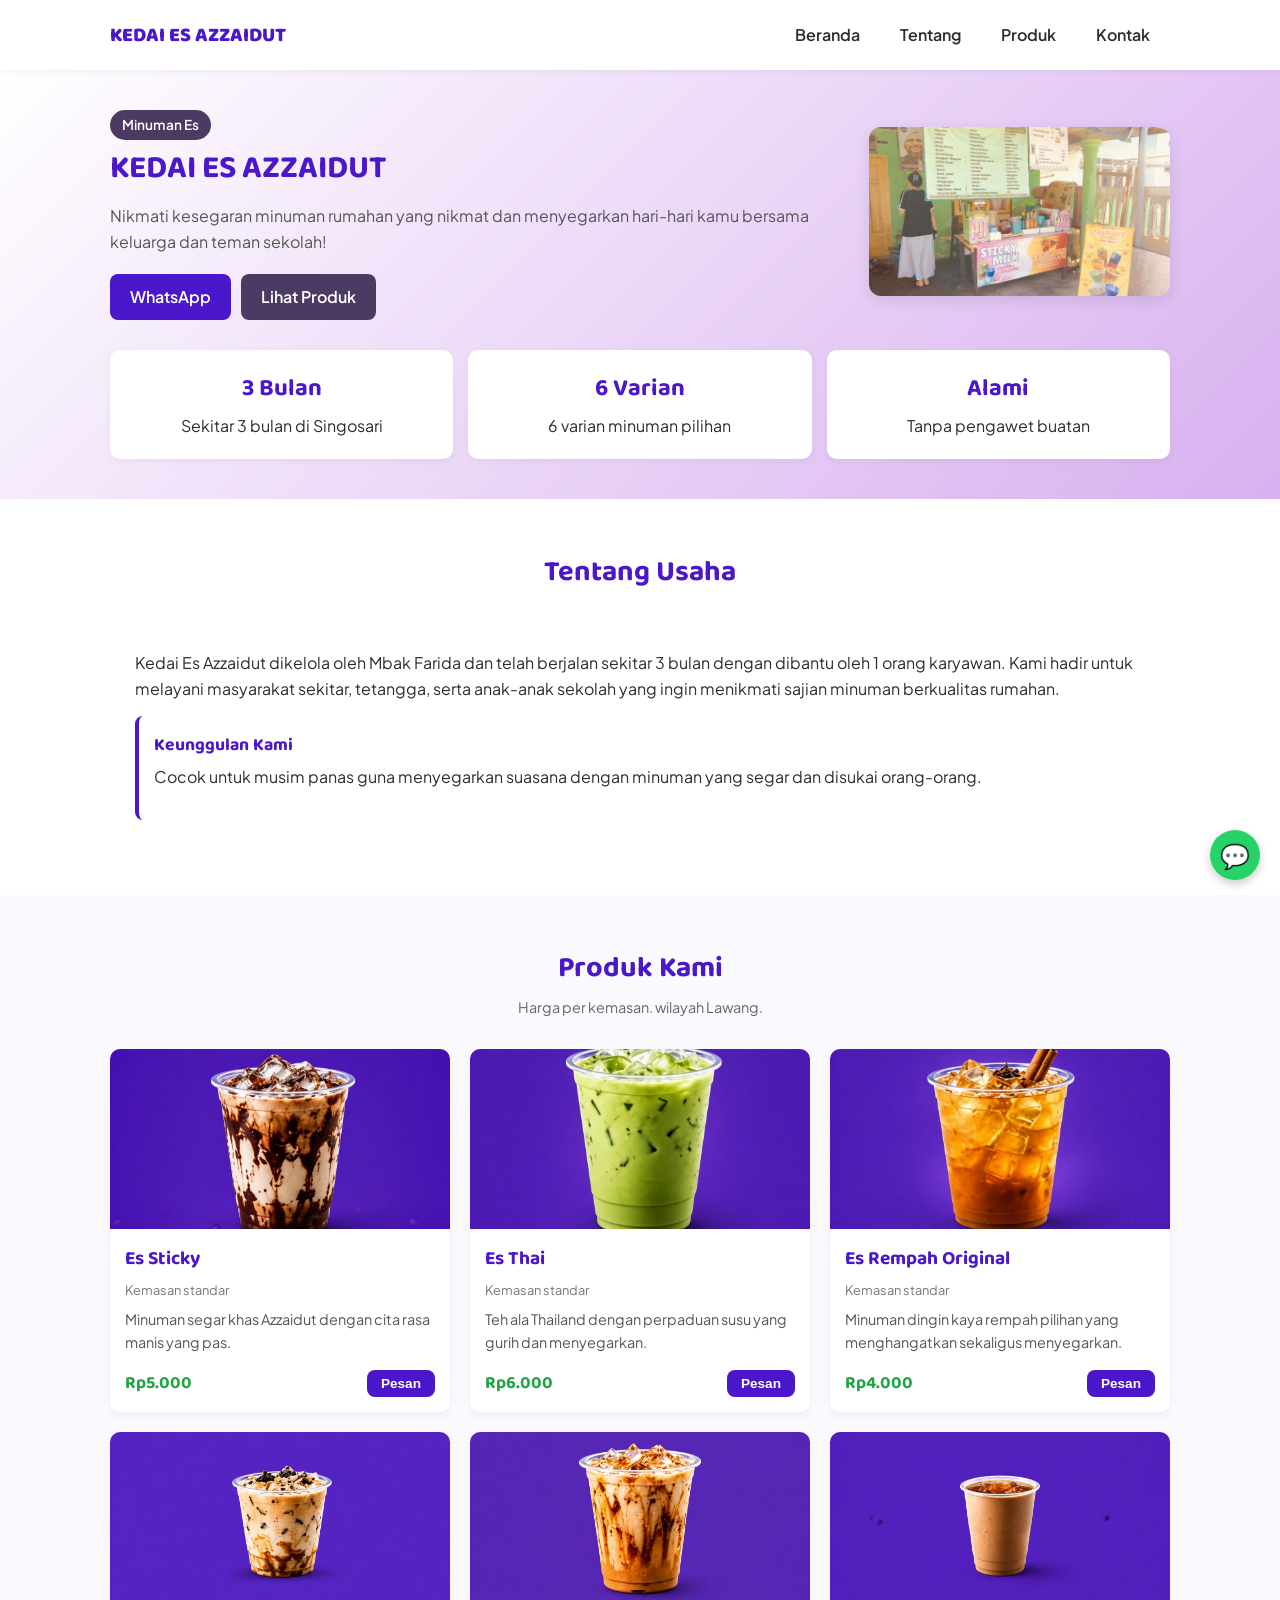
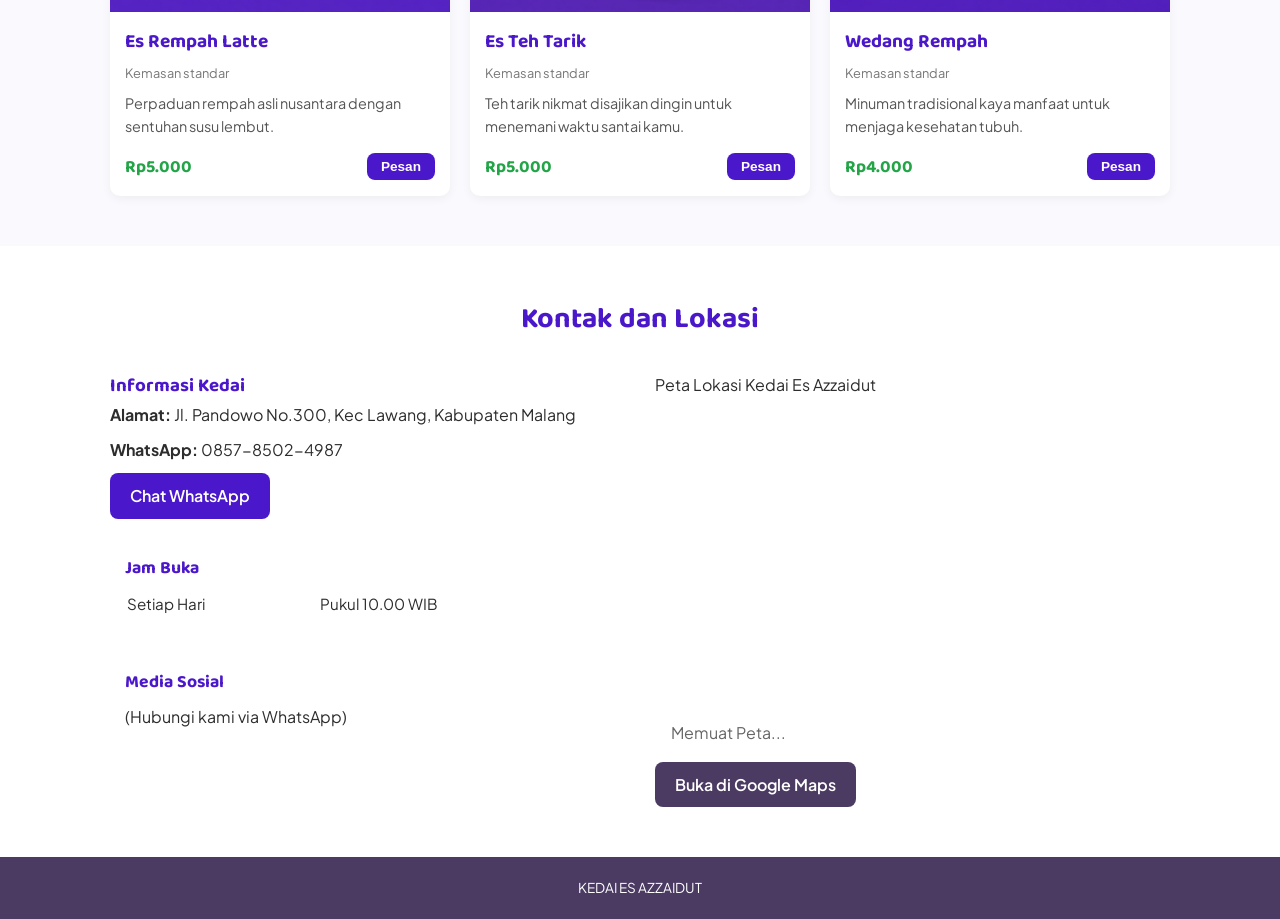
<file: web/index.html>
<!DOCTYPE html>
<html lang="id">
<head>
    <meta charset="UTF-8">
    <meta name="viewport" content="width=device-width, initial-scale=1.0">
    <title>Kedai Es Azzaidut</title>
    <!-- Menghubungkan Google Fonts untuk huruf Baloo 2 dan Plus Jakarta Sans -->
    <link rel="preconnect" href="https://fonts.googleapis.com">
    <link rel="preconnect" href="https://fonts.gstatic.com" crossorigin>
    <link href="https://fonts.googleapis.com/css2?family=Baloo+2:wght@600;700;800&family=Plus+Jakarta+Sans:wght@400;500;600;700&display=swap" rel="stylesheet">
    <!-- Menghubungkan file CSS -->
    <link rel="stylesheet" href="style.css">
</head>
<body>

    <!-- HEADER & NAVIGASI -->
    <header class="site-header">
        <div class="container header-container">
            <a href="#" class="logo">KEDAI ES AZZAIDUT</a>
            <button class="menu-toggle" id="menuToggle" aria-label="Buka Menu">Menu</button>
            <nav class="nav-menu" id="navMenu">
                <a href="#beranda">Beranda</a>
                <a href="#tentang">Tentang</a>
                <a href="#produk">Produk</a>
                <a href="#kontak">Kontak</a>
            </nav>
        </div>
    </header>

    <main>
        <!-- BAGIAN BERANDA -->
        <section id="beranda" class="hero-section">
            <div class="container hero-grid">
                <div class="hero-text">
                    <span class="badge">Minuman Es</span>
                    <h1>KEDAI ES AZZAIDUT</h1>
                    <p class="hero-desc">Nikmati kesegaran minuman rumahan yang nikmat dan menyegarkan hari-hari kamu bersama keluarga dan teman sekolah!</p>
                    <div class="hero-buttons">
                        <a href="https://wa.me/6285785024987?text=Halo%2C%20saya%20tertarik%20dengan%20produk%20Kedai%20Es%20Azzaidut." class="btn btn-primary" target="_blank" rel="noopener">WhatsApp</a>
                        <a href="#produk" class="btn btn-secondary">Lihat Produk</a>
                    </div>
                </div>
                <div class="hero-image">
                    <img src="utama.jpeg" alt="Minuman segar Kedai Es Azzaidut">
                </div>
            </div>
            <!-- 3 Fakta Singkat -->
            <div class="container">
                <div class="fakta-grid">
                    <div class="fakta-card">
                        <h3>3 Bulan</h3>
                        <p>Sekitar 3 bulan di Singosari</p>
                    </div>
                    <div class="fakta-card">
                        <h3>6 Varian</h3>
                        <p>6 varian minuman pilihan</p>
                    </div>
                    <div class="fakta-card">
                        <h3>Alami</h3>
                        <p>Tanpa pengawet buatan</p>
                    </div>
                </div>
            </div>
        </section>

        <!-- BAGIAN TENTANG USAHA -->
        <section id="tentang" class="about-section">
            <div class="container">
                <div class="section-title">
                    <h2>Tentang Usaha</h2>
                </div>
                <div class="about-content">
                    <p>Kedai Es Azzaidut dikelola oleh Mbak Farida dan telah berjalan sekitar 3 bulan dengan dibantu oleh 1 orang karyawan. Kami hadir untuk melayani masyarakat sekitar, tetangga, serta anak-anak sekolah yang ingin menikmati sajian minuman berkualitas rumahan.</p>
                    <div class="keunggulan-box">
                        <h3>Keunggulan Kami</h3>
                        <p>Cocok untuk musim panas guna menyegarkan suasana dengan minuman yang segar dan disukai orang-orang.</p>
                    </div>
                </div>
            </div>
        </section>

        <!-- BAGIAN PRODUK -->
        <section id="produk" class="product-section">
            <div class="container">
                <div class="section-title">
                    <h2>Produk Kami</h2>
                    <p class="product-note">Harga per kemasan. wilayah Lawang.</p>
                </div>
                <div class="product-grid">
                    <!-- Produk 1 -->
                    <div class="product-card">
                        <img src="minuman-1.jpeg" alt="Es Sticky">
                        <div class="product-body">
                            <h3>Es Sticky</h3>
                            <p class="product-berat">Kemasan standar</p>
                            <p class="product-desc">Minuman segar khas Azzaidut dengan cita rasa manis yang pas.</p>
                            <div class="product-footer">
                                <span class="price">Rp5.000</span>
                                <button class="btn btn-pesan" data-product="Es Sticky">Pesan</button>
                            </div>
                        </div>
                    </div>
                    <!-- Produk 2 -->
                    <div class="product-card">
                        <img src="minuman-2.jpeg" alt="Es Thai">
                        <div class="product-body">
                            <h3>Es Thai</h3>
                            <p class="product-berat">Kemasan standar</p>
                            <p class="product-desc">Teh ala Thailand dengan perpaduan susu yang gurih dan menyegarkan.</p>
                            <div class="product-footer">
                                <span class="price">Rp6.000</span>
                                <button class="btn btn-pesan" data-product="Es Thai">Pesan</button>
                            </div>
                        </div>
                    </div>
                    <!-- Produk 3 -->
                    <div class="product-card">
                        <img src="minuman-3.jpeg" alt="Es Rempah Original">
                        <div class="product-body">
                            <h3>Es Rempah Original</h3>
                            <p class="product-berat">Kemasan standar</p>
                            <p class="product-desc">Minuman dingin kaya rempah pilihan yang menghangatkan sekaligus menyegarkan.</p>
                            <div class="product-footer">
                                <span class="price">Rp4.000</span>
                                <button class="btn btn-pesan" data-product="Es Rempah Original">Pesan</button>
                            </div>
                        </div>
                    </div>
                    <!-- Produk 4 -->
                    <div class="product-card">
                        <img src="minuman-4.jpeg" alt="Es Rempah Latte">
                        <div class="product-body">
                            <h3>Es Rempah Latte</h3>
                            <p class="product-berat">Kemasan standar</p>
                            <p class="product-desc">Perpaduan rempah asli nusantara dengan sentuhan susu lembut.</p>
                            <div class="product-footer">
                                <span class="price">Rp5.000</span>
                                <button class="btn btn-pesan" data-product="Es Rempah Latte">Pesan</button>
                            </div>
                        </div>
                    </div>
                    <!-- Produk 5 -->
                    <div class="product-card">
                        <img src="minuman-5.jpeg" alt="Es Teh Tarik">
                        <div class="product-body">
                            <h3>Es Teh Tarik</h3>
                            <p class="product-berat">Kemasan standar</p>
                            <p class="product-desc">Teh tarik nikmat disajikan dingin untuk menemani waktu santai kamu.</p>
                            <div class="product-footer">
                                <span class="price">Rp5.000</span>
                                <button class="btn btn-pesan" data-product="Es Teh Tarik">Pesan</button>
                            </div>
                        </div>
                    </div>
                    <!-- Produk 6 -->
                    <div class="product-card">
                        <img src="minuman-6.jpeg" alt="Wedang Rempah">
                        <div class="product-body">
                            <h3>Wedang Rempah</h3>
                            <p class="product-berat">Kemasan standar</p>
                            <p class="product-desc">Minuman tradisional kaya manfaat untuk menjaga kesehatan tubuh.</p>
                            <div class="product-footer">
                                <span class="price">Rp4.000</span>
                                <button class="btn btn-pesan" data-product="Wedang Rempah">Pesan</button>
                            </div>
                        </div>
                    </div>
                </div>
            </div>
        </section>

        <!-- BAGIAN KONTAK DAN LOKASI -->
        <section id="kontak" class="contact-section">
            <div class="container">
                <div class="section-title">
                    <h2>Kontak dan Lokasi</h2>
                </div>
                <div class="contact-grid">
                    <div class="contact-info">
                        <h3>Informasi Kedai</h3>
                        <p><strong>Alamat:</strong> Jl. Pandowo No.300, Kec Lawang, Kabupaten Malang</p>
                        <p><strong>WhatsApp:</strong> 0857-8502-4987</p>
                        <a href="https://wa.me/6285785024987?text=Halo%2C%20saya%20ingin%20menghubungi%20Kedai%20Es%20Azzaidut." class="btn btn-primary" target="_blank" rel="noopener">Chat WhatsApp</a>
                        
                        <div class="jam-buka-box">
                            <h4>Jam Buka</h4>
                            <table class="jam-table">
                                <tr>
                                    <td>Setiap Hari</td>
                                    <td>Pukul 10.00 WIB</td>
                                </tr>
                            </table>
                        </div>

                        <div class="sosmed-box">
                            <h4>Media Sosial</h4>
                            <p>(Hubungi kami via WhatsApp)</p>
                        </div>
                    </div>

                    <div class="map-container">
                        <!-- TEMPEL KODE IFRAME GOOGLE MAPS DI SINI -->
                        <div class="map-placeholder">
                            <p>Peta Lokasi Kedai Es Azzaidut</p>
                        </div class="map-box" id="mapContainer">
                        <iframe 
                             src="https://www.google.com/maps/embed?pb=!1m18!1m12!1m3!1d15810.13453890123!2d112.686523!3d-7.839821!2m3!1f0!2f0!3f0!3m2!1i1024!2i768!4f13.1!3m3!1m2!1s0x2dd62a0a2f5a3a0f%3A0x4027a76e352e0c0!2sLawang%2C%20Kec.%20Lawang%2C%20Kabupaten%20Malang%2C%20Jawa%20Timur!5e0!3m2!1sid!2sid!4v1700000000000!5m2!1sid!2sid" 
                             width="100%" 
                            height="300" 
                            style="border:0; border-radius: 12px;" 
                            allowfullscreen="" 
                            loading="lazy" 
                            eferrerpolicy="no-referrer-when-downgrade">
                        </iframe>
                        <div style="padding:1rem;color:#666;">Memuat Peta...</div>
                        <a href="https://maps.app.goo.gl/Rd2CjdnnxQyZ19Ko8" class="btn btn-secondary map-btn" target="_blank" rel="noopener">Buka di Google Maps</a>

                    </div>
                </div>
            </div>
        </section>
    </main>

    <!-- FOOTER -->
    <footer class="site-footer">
        <div class="container">
            <p>KEDAI ES AZZAIDUT</p>
        </div>
    </footer>

    <!-- TOMBOL WHATSAPP MELAYANG -->
    <a href="https://wa.me/6285785024987?text=Halo%2C%20saya%20ingin%20bertanya%20tentang%20Kedai%20Es%20Azzaidut." class="floating-wa" id="floatingWa" target="_blank" rel="noopener" aria-label="Chat WhatsApp">
        💬
    </a>

    <!-- Menghubungkan file JavaScript -->
    <script src="script.js"></script>
</body>
</html>
</file>
<file: web/style.css>
/* PENGATURAN VARIABEL WARNA DAN FONT */
:root {
    --warna-utama: #4a17ca;
    --warna-aksen: #ffffff;
    --warna-harga: #22A447;
    --warna-latar-lembut: #4B3B63;
    --warna-teks: #2D2D2D;
    --warna-abu: #ffffff;
}

/* RESET DASAR */
* {
    margin: 0;
    padding: 0;
    box-sizing: border-box;
}

html {
    scroll-behavior: smooth;
}

body {
    font-family: 'Plus Jakarta Sans', sans-serif;
    color: var(--warna-teks);
    background-color: var(--warna-aksen);
    line-height: 1.6;
    overflow-x: hidden;
}

/* PENGATURAN KONTAINER UMUM */
.container {
    width: 100%;
    max-width: 1100px;
    margin: 0 auto;
    padding: 0 20px;
}

/* TYPOGRAPHY */
h1, h2, h3, h4 {
    font-family: 'Baloo 2', cursive;
    color: var(--warna-utama);
}

/* TOMBOL UTAMA */
.btn {
    display: inline-block;
    padding: 10px 20px;
    border-radius: 8px;
    font-weight: 600;
    text-decoration: none;
    cursor: pointer;
    border: none;
    text-align: center;
    transition: opacity 0.2s;
}

.btn:hover {
    opacity: 0.9;
}

.btn-primary {
    background-color: var(--warna-utama);
    color: var(--warna-aksen);
}

.btn-secondary {
    background-color: var(--warna-latar-lembut);
    color: var(--warna-aksen);
}

/* HEADER & NAVIGASI */
.site-header {
    background-color: var(--warna-aksen);
    box-shadow: 0 2px 5px rgba(0,0,0,0.05);
    position: sticky;
    top: 0;
    z-index: 1000;
}

.header-container {
    display: flex;
    justify-content: space-between;
    align-items: center;
    height: 70px;
}

.logo {
    font-family: 'Baloo 2', cursive;
    font-size: 1.25rem;
    font-weight: 800;
    color: var(--warna-utama);
    text-decoration: none;
}

.menu-toggle {
    display: block;
    background: var(--warna-utama);
    color: var(--warna-aksen);
    padding: 6px 12px;
    border-radius: 6px;
    font-size: 0.9rem;
    border: none;
    cursor: pointer;
}

.nav-menu {
    display: none;
    position: absolute;
    top: 70px;
    left: 0;
    width: 100%;
    background-color: var(--warna-aksen);
    flex-direction: column;
    box-shadow: 0 5px 10px rgba(0,0,0,0.1);
    padding: 15px 0;
}

.nav-menu.active {
    display: flex;
}

.nav-menu a {
    padding: 10px 20px;
    text-decoration: none;
    color: var(--warna-teks);
    font-weight: 600;
}

.nav-menu a:hover {
    color: var(--warna-utama);
}

/* BERANDA / HERO SECTION */
.hero-section {
    padding: 40px 0;
    background: linear-gradient(135deg, #ffffff 0%, #d8b0f0 100%);
}

.hero-grid {
    display: flex;
    flex-direction: column;
    gap: 30px;
    align-items: center;
}

.hero-text {
    text-align: center;
}

.badge {
    display: inline-block;
    background-color: var(--warna-latar-lembut);
    color: var(--warna-aksen);
    padding: 4px 12px;
    border-radius: 20px;
    font-size: 0.85rem;
    margin-bottom: 10px;
    font-weight: 600;
}

.hero-text h1 {
    font-size: 2rem;
    line-height: 1.2;
    margin-bottom: 15px;
}

.hero-desc {
    margin-bottom: 20px;
    color: #555;
}

.hero-buttons {
    display: flex;
    gap: 10px;
    justify-content: center;
}

.hero-image img {
    width: 100%;
    max-width: 320px;
    border-radius: 12px;
    box-shadow: 0 4px 15px rgba(0,0,0,0.1);
}

/* FAKTA SINGKAT */
.fakta-grid {
    display: grid;
    grid-template-columns: 1fr;
    gap: 15px;
    margin-top: 30px;
}

.fakta-card {
    background: var(--warna-aksen);
    padding: 20px;
    border-radius: 10px;
    text-align: center;
    box-shadow: 0 2px 8px rgba(0,0,0,0.05);
}

.fakta-card h3 {
    font-size: 1.5rem;
    margin-bottom: 5px;
}

/* TENTANG USAHA */
.about-section {
    padding: 50px 0;
}

.section-title {
    text-align: center;
    margin-bottom: 30px;
}

.section-title h2 {
    font-size: 1.8rem;
}

.about-content {
    background: var(--warna-abu);
    padding: 25px;
    border-radius: 12px;
}

.about-content p {
    margin-bottom: 15px;
}

.keunggulan-box {
    background: var(--warna-aksen);
    padding: 15px;
    border-radius: 8px;
    border-left: 4px solid var(--warna-utama);
}

.keunggulan-box h3 {
    font-size: 1.1rem;
    margin-bottom: 5px;
}

/* PRODUK */
.product-section {
    padding: 50px 0;
    background-color: #faf9fd;
}

.product-note {
    font-size: 0.9rem;
    color: #666;
    margin-top: 5px;
}

.product-grid {
    display: grid;
    grid-template-columns: 1fr; /* HP: 1 kolom */
    gap: 20px;
}

.product-card {
    background: var(--warna-aksen);
    border-radius: 10px;
    overflow: hidden;
    box-shadow: 0 3px 10px rgba(0,0,0,0.05);
    display: flex;
    flex-direction: column;
}

.product-card img {
    width: 100%;
    height: 180px;
    object-fit: cover;
}

.product-body {
    padding: 15px;
    display: flex;
    flex-direction: column;
    flex-grow: 1;
}

.product-body h3 {
    font-size: 1.2rem;
    margin-bottom: 5px;
}

.product-berat {
    font-size: 0.8rem;
    color: #777;
    margin-bottom: 8px;
}

.product-desc {
    font-size: 0.9rem;
    color: #555;
    margin-bottom: 15px;
    flex-grow: 1;
}

.product-footer {
    display: flex;
    justify-content: space-between;
    align-items: center;
    margin-top: auto;
}

.price {
    font-family: 'Baloo 2', cursive;
    font-size: 1.1rem;
    font-weight: 700;
    color: var(--warna-harga);
}

.btn-pesan {
    background-color: var(--warna-utama);
    color: var(--warna-aksen);
    padding: 6px 14px;
    font-size: 0.85rem;
}

/* KONTAK DAN LOKASI */
.contact-section {
    padding: 50px 0;
}

.contact-grid {
    display: grid;
    grid-template-columns: 1fr;
    gap: 30px;
}

.contact-info p {
    margin-bottom: 10px;
}

.jam-buka-box, .sosmed-box {
    margin-top: 20px;
    background: var(--warna-abu);
    padding: 15px;
    border-radius: 8px;
}

.jam-buka-box h4, .sosmed-box h4 {
    font-size: 1.1rem;
    margin-bottom: 8px;
}

.jam-table {
    width: 100%;
    font-size: 0.95rem;
}

/* =========================================
   TAMBAHAN / PERBAIKAN STYLING GOOGLE MAPS
   ========================================= */

/* Penampung utama peta */
.peta-container {
  width: 100%;
  margin-top: 20px;
  display: flex;
  flex-direction: column;
  gap: 15px;
}

/* Mengatur ukuran dan tampilan iframe peta agar rapi di HP & Laptop */
.peta-container iframe {
  width: 100%;
  min-height: 280px;
  border: 0;
  border-radius: 12px;
  box-shadow: 0 4px 12px rgba(0, 0, 0, 0.15);
}

/* Styling tombol "Buka di Google Maps" di bawah peta */
.btn-peta {
  display: inline-block;
  text-align: center;
  background-color: var(--warna-utama, #6C3BEA);
  color: var(--warna-aksen, #FFFFFF);
  padding: 15px 20px;
  border-radius: 8px;
  text-decoration: none;
  font-weight: 600;
  transition: background-color 0.3s ease;
  box-shadow: 0 2px 6px rgba(108, 59, 234, 0.3);
}

/* Efek saat tombol peta disentuh / diarahkan kursornya */
.btn-peta:hover {
  background-color: #552cb8;
}

/* FOOTER */
.site-footer {
    background-color: var(--warna-latar-lembut);
    color: var(--warna-aksen);
    text-align: center;
    padding: 20px 0;
    font-size: 0.85rem;
}

/* TOMBOL WHATSAPP MELAYANG */
.floating-wa {
    position: fixed;
    bottom: 20px;
    right: 20px;
    background-color: #25D366;
    color: white;
    width: 50px;
    height: 50px;
    border-radius: 50%;
    display: flex;
    align-items: center;
    justify-content: center;
    font-size: 1.5rem;
    box-shadow: 0 4px 10px rgba(0,0,0,0.2);
    z-index: 999;
    text-decoration: none;
    transition: transform 0.2s;
}

.floating-wa:hover {
    transform: scale(1.1);
}

/* MEDIA QUERY UNTUK TABLET (Lebar min 600px) */
@media (min-width: 600px) {
    .fakta-grid {
        grid-template-columns: repeat(3, 1fr);
    }
    .product-grid {
        grid-template-columns: repeat(2, 1fr); /* Tablet: 2 kolom */
    }
}

/* MEDIA QUERY UNTUK LAPTOP (Lebar min 900px) */
@media (min-width: 900px) {
    .menu-toggle {
        display: none; /* Sembunyikan tombol menu di laptop */
    }
    .nav-menu {
        display: flex;
        position: static;
        flex-direction: row;
        box-shadow: none;
        width: auto;
        padding: 0;
        background: transparent;
    }
    .hero-grid {
        flex-direction: row;
        justify-content: space-between;
        text-align: left;
    }
    .hero-text {
        text-align: left;
    }
    .hero-buttons {
        justify-content: flex-start;
    }
    .hero-image img {
        max-width: 380px;
    }
    .product-grid {
        grid-template-columns: repeat(3, 1fr); /* Laptop: 3 kolom */
    }
    .contact-grid {
        grid-template-columns: 1fr 1fr;
    }
}
</file>
